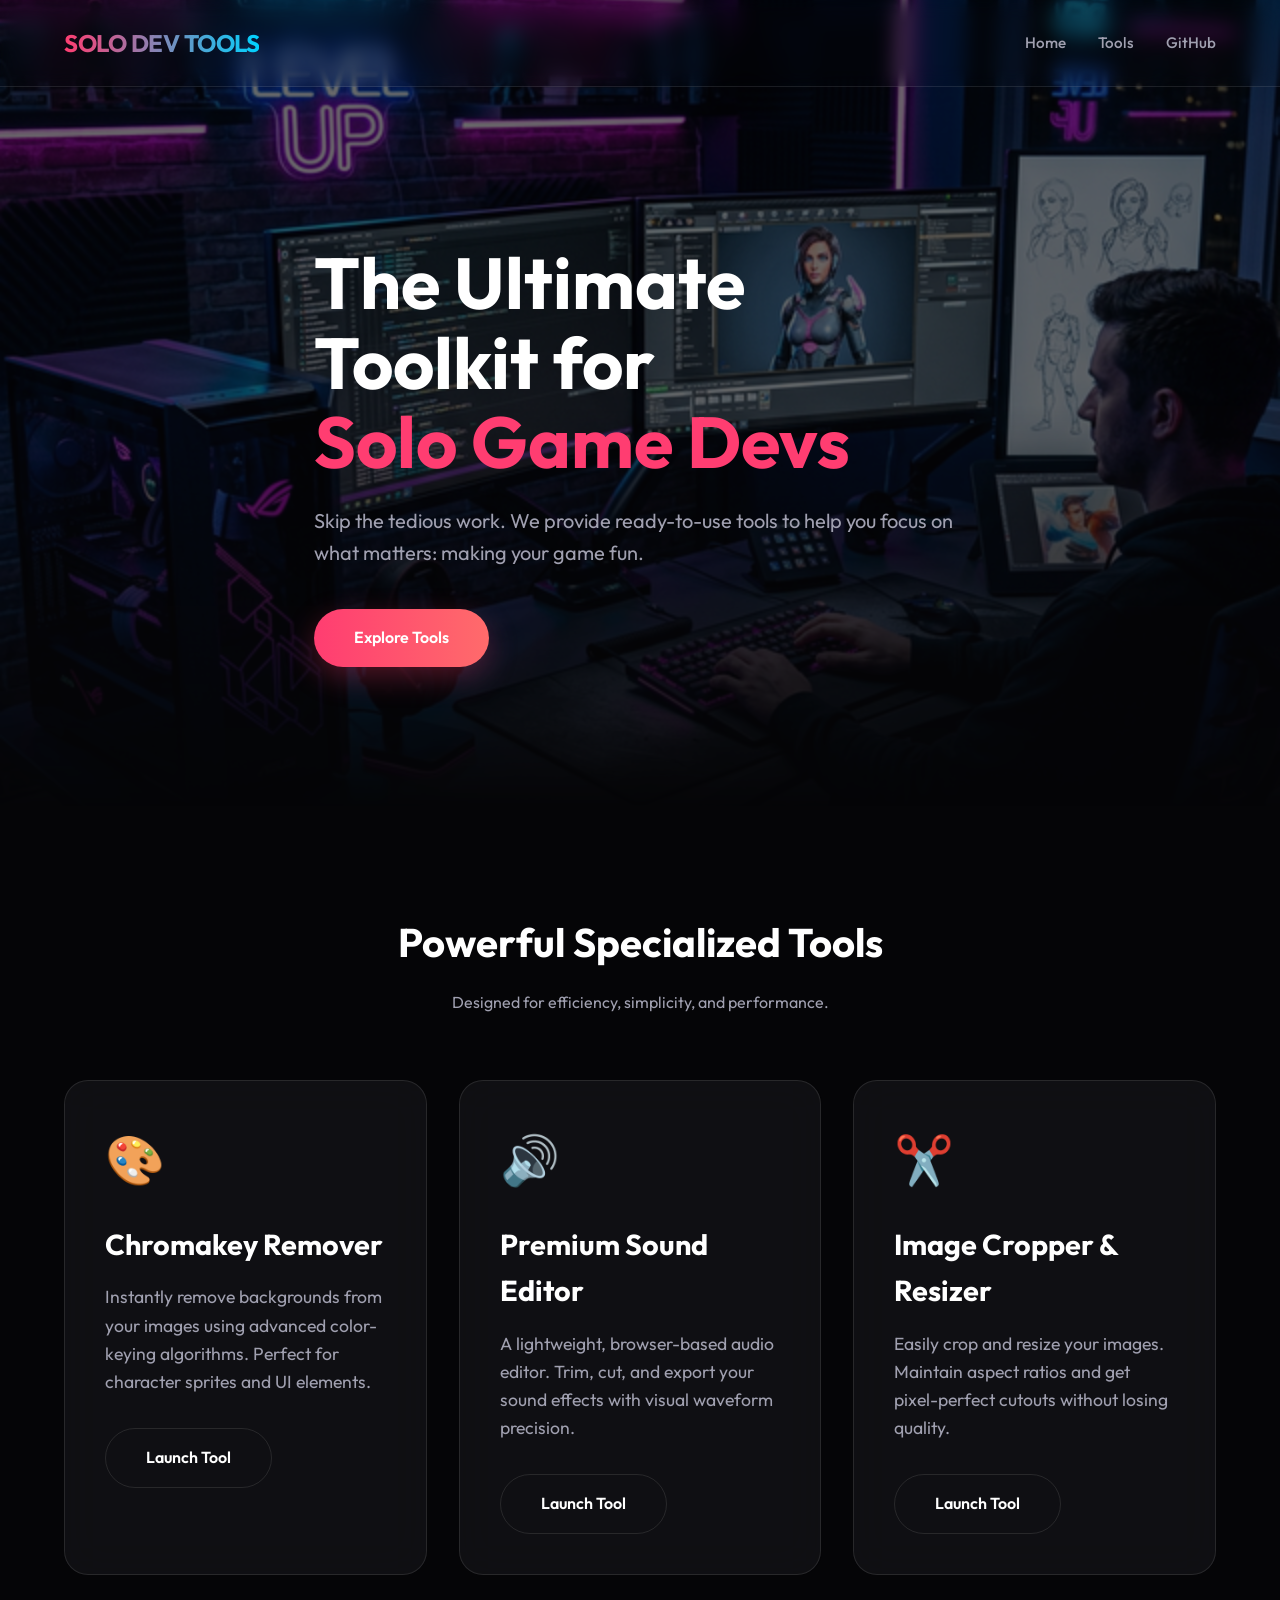
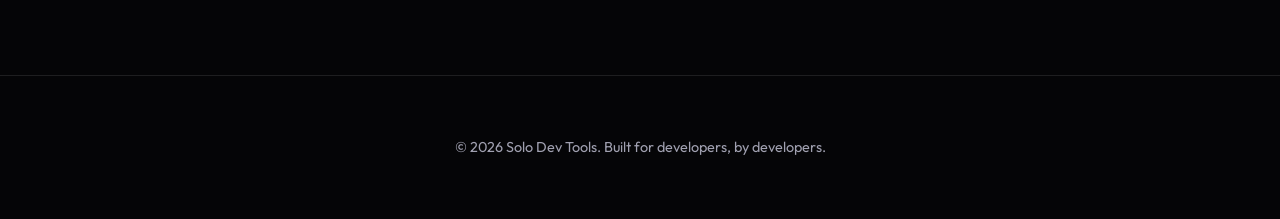
<file: index.html>
<!DOCTYPE html>
<html lang="ko">
<head>
    <meta charset="UTF-8">
    <meta name="viewport" content="width=device-width, initial-scale=1.0">
    <title>Solo Dev Tools | Elevate Your Game Development</title>
    <link rel="stylesheet" href="styles.css">
    <link rel="preconnect" href="https://fonts.googleapis.com">
    <link rel="preconnect" href="https://fonts.gstatic.com" crossorigin>
    <link href="https://fonts.googleapis.com/css2?family=Outfit:wght@300;400;600;700&display=swap" rel="stylesheet">
</head>
<body>
    <nav>
        <div class="container nav-content">
            <div class="logo">SOLO DEV TOOLS</div>
            <div class="nav-links">
                <a href="#home">Home</a>
                <a href="#tools">Tools</a>
                <a href="https://github.com/pdjack/tools" target="_blank">GitHub</a>
            </div>
        </div>
    </nav>

    <section class="hero" id="home">
        <img src="hero.png" alt="Hero Background" class="hero-bg">
        <div class="container hero-content">
            <h1>The Ultimate Toolkit for <span>Solo Game Devs</span></h1>
            <p>Skip the tedious work. We provide ready-to-use tools to help you focus on what matters: making your game fun.</p>
            <a href="#tools" class="btn btn-primary">Explore Tools</a>
        </div>
    </section>

    <section class="tools-section" id="tools">
        <div class="container">
            <div class="section-header">
                <h2>Powerful Specialized Tools</h2>
                <p>Designed for efficiency, simplicity, and performance.</p>
            </div>
            
            <div class="tools-grid">
                <!-- Tool 1: Chromakey Remover -->
                <article class="tool-card">
                    <span class="tool-icon">🎨</span>
                    <h3>Chromakey Remover</h3>
                    <p>Instantly remove backgrounds from your images using advanced color-keying algorithms. Perfect for character sprites and UI elements.</p>
                    <a href="chromakey-remover/index.html" class="btn btn-outline" id="link-chromakey">Launch Tool</a>
                </article>

                <!-- Tool 2: Sound Editor -->
                <article class="tool-card">
                    <span class="tool-icon">🔊</span>
                    <h3>Premium Sound Editor</h3>
                    <p>A lightweight, browser-based audio editor. Trim, cut, and export your sound effects with visual waveform precision.</p>
                    <a href="sound-editor/index.html" class="btn btn-outline" id="link-sound">Launch Tool</a>
                </article>

                <!-- Tool 3: Image Cropper -->
                <article class="tool-card">
                    <span class="tool-icon">✂️</span>
                    <h3>Image Cropper & Resizer</h3>
                    <p>Easily crop and resize your images. Maintain aspect ratios and get pixel-perfect cutouts without losing quality.</p>
                    <a href="image-cropper/index.html" class="btn btn-outline" id="link-cropper">Launch Tool</a>
                </article>
            </div>
        </div>
    </section>

    <footer>
        <div class="container footer-content">
            <p>&copy; 2026 Solo Dev Tools. Built for developers, by developers.</p>
        </div>
    </footer>

    <script>
        // Smooth scroll for anchors
        document.querySelectorAll('a[href^="#"]').forEach(anchor => {
            anchor.addEventListener('click', function (e) {
                e.preventDefault();
                document.querySelector(this.getAttribute('href')).scrollIntoView({
                    behavior: 'smooth'
                });
            });
        });

        // Add scroll class to nav
        window.addEventListener('scroll', () => {
            const nav = document.querySelector('nav');
            if (window.scrollY > 50) {
                nav.style.background = 'rgba(10, 10, 12, 0.9)';
            } else {
                nav.style.background = 'transparent';
            }
        });
    </script>
</body>
</html>
</file>
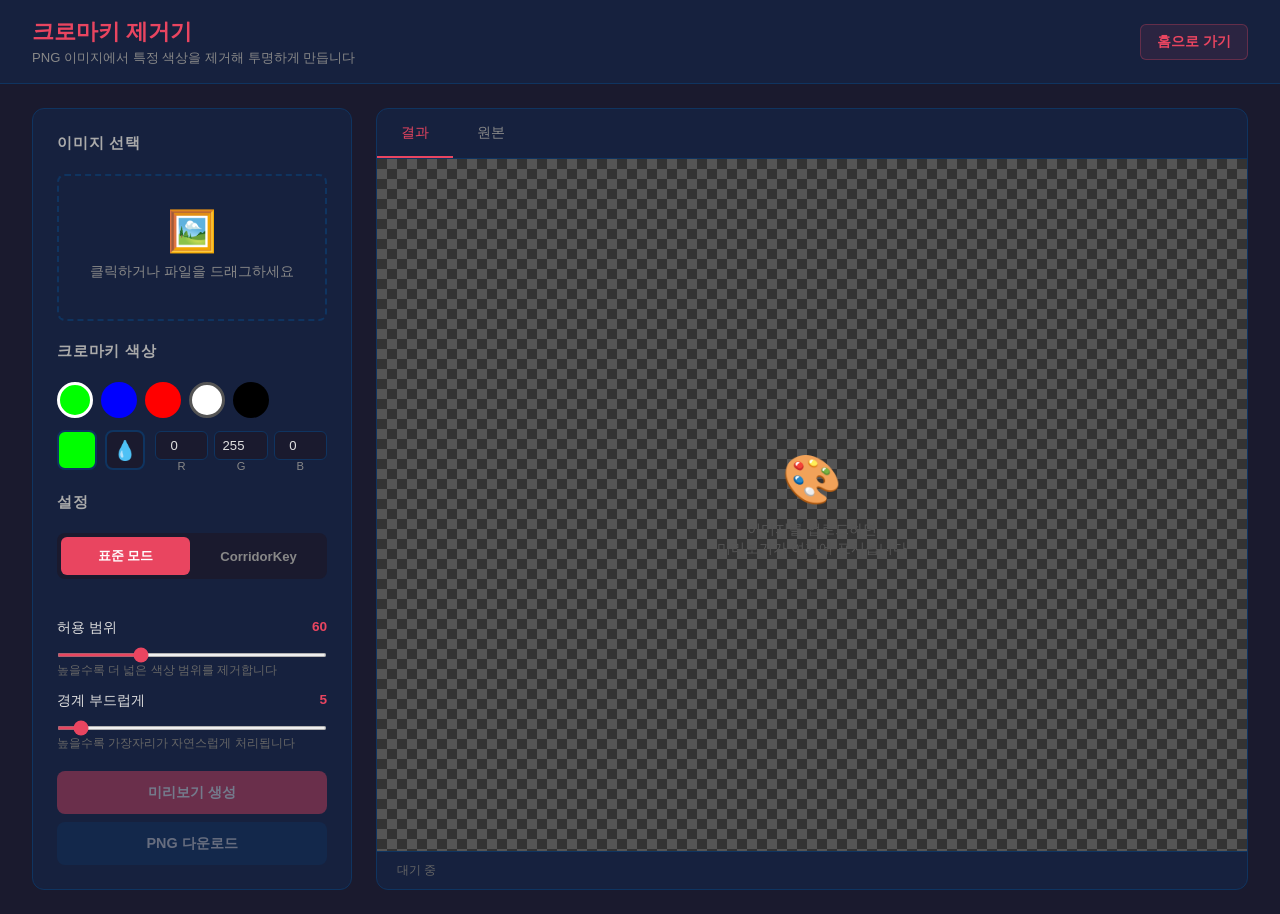
<file: chromakey-remover/index.html>
<!DOCTYPE html>
<html lang="ko">
<head>
<meta charset="UTF-8">
<meta name="viewport" content="width=device-width, initial-scale=1.0">
<title>크로마키 제거기</title>
<style>
  *, *::before, *::after { box-sizing: border-box; margin: 0; padding: 0; }
  body {
    font-family: -apple-system, BlinkMacSystemFont, 'Segoe UI', sans-serif;
    background: #1a1a2e; color: #e0e0e0; min-height: 100vh;
    display: flex; flex-direction: column; align-items: center;
  }
  header {
    width: 100%; padding: 16px 32px;
    background: #16213e;
    border-bottom: 1px solid #0f3460;
    display: flex; justify-content: space-between; align-items: center;
  }
  .nav-home {
    background: rgba(233, 69, 96, 0.1);
    color: #e94560;
    text-decoration: none;
    padding: 8px 16px;
    border-radius: 6px;
    font-size: 0.85rem;
    font-weight: 600;
    border: 1px solid rgba(233, 69, 96, 0.3);
    transition: all 0.2s;
  }
  .nav-home:hover {
    background: #e94560;
    color: #fff;
  }
  .logo-area h1 { font-size: 1.4rem; color: #e94560; }
  .logo-area p { font-size: 0.82rem; color: #888; margin-top: 2px; }

  .container {
    display: grid;
    grid-template-columns: 320px 1fr;
    gap: 24px;
    padding: 24px 32px;
    width: 100%; max-width: 1400px;
  }

  /* ─── 왼쪽 패널 ─── */
  .panel {
    background: #16213e;
    border-radius: 12px;
    padding: 24px;
    border: 1px solid #0f3460;
    display: flex; flex-direction: column; gap: 20px;
    height: fit-content;
  }
  .panel h2 { font-size: 0.95rem; color: #aaa; text-transform: uppercase; letter-spacing: .05em; }

  /* 드롭존 */
  .dropzone {
    border: 2px dashed #0f3460;
    border-radius: 8px;
    padding: 32px 16px;
    text-align: center;
    cursor: pointer;
    transition: border-color .2s, background .2s;
    position: relative;
  }
  .dropzone:hover, .dropzone.drag { border-color: #e94560; background: #1a1a3e; }
  .dropzone input[type=file] {
    position: absolute; inset: 0; opacity: 0; cursor: pointer;
  }
  .dropzone .icon { font-size: 2.5rem; }
  .dropzone p { font-size: 0.85rem; color: #888; margin-top: 8px; }
  .dropzone .filename { color: #e94560; font-size: 0.85rem; margin-top: 6px; word-break: break-all; }

  /* 색상 선택 */
  .color-section { display: flex; flex-direction: column; gap: 12px; }
  .color-presets { display: flex; gap: 8px; flex-wrap: wrap; }
  .preset-btn {
    width: 36px; height: 36px; border-radius: 50%;
    border: 3px solid transparent; cursor: pointer;
    transition: border-color .15s, transform .15s;
  }
  .preset-btn:hover { transform: scale(1.1); }
  .preset-btn.active { border-color: #fff; }

  .color-picker-row {
    display: flex; align-items: center; gap: 10px;
  }
  .btns-row {
    display: flex; gap: 8px; margin-bottom: 2px;
  }
  .btn-eye-dropper {
    width: 40px; height: 40px; border-radius: 8px;
    border: 2px solid #0f3460; background: #1a1a2e;
    color: #888; cursor: pointer; display: flex;
    align-items: center; justify-content: center;
    font-size: 1.2rem; transition: all 0.2s;
  }
  .btn-eye-dropper:hover { border-color: #e94560; color: #e94560; }
  .btn-eye-dropper.active { background: #e94560; color: #fff; border-color: #e94560; }
  
  .color-preview {
    width: 40px; height: 40px; border-radius: 8px;
    border: 2px solid #0f3460; flex-shrink: 0;
    cursor: pointer; position: relative; overflow: hidden;
  }
  .color-preview input[type=color] {
    position: absolute; inset: -4px; opacity: 0; cursor: pointer; width: 120%; height: 120%;
  }
  .rgb-inputs { display: flex; gap: 6px; flex: 1; }
  .rgb-inputs input {
    width: 100%; padding: 6px; border-radius: 6px;
    border: 1px solid #0f3460; background: #1a1a2e;
    color: #e0e0e0; text-align: center; font-size: 0.82rem;
  }
  .rgb-labels { display: flex; gap: 6px; }
  .rgb-labels span { flex: 1; text-align: center; font-size: 0.7rem; color: #888; }

  /* 슬라이더 */
  .slider-group { display: flex; flex-direction: column; gap: 14px; }
  .slider-item label {
    display: flex; justify-content: space-between; font-size: 0.85rem; margin-bottom: 6px;
  }
  .slider-item label span { color: #e94560; font-weight: 600; }
  input[type=range] {
    width: 100%; accent-color: #e94560; height: 4px;
  }
  .slider-desc { font-size: 0.72rem; color: #666; margin-top: 2px; }

  /* 버튼 */
  .btn-group { display: flex; flex-direction: column; gap: 8px; }
  .btn {
    padding: 12px; border-radius: 8px; border: none;
    font-size: 0.9rem; font-weight: 600; cursor: pointer;
    transition: opacity .15s, transform .1s;
  }
  .btn:active { transform: scale(.97); }
  .btn:disabled { opacity: .4; cursor: not-allowed; }
  .btn-primary { background: #e94560; color: #fff; }
  .btn-secondary { background: #0f3460; color: #e0e0e0; }
  .btn-primary:hover:not(:disabled) { opacity: .85; }
  .btn-secondary:hover:not(:disabled) { opacity: .75; }

  /* ─── 오른쪽 프리뷰 ─── */
  .preview-panel {
    background: #16213e;
    border-radius: 12px;
    border: 1px solid #0f3460;
    display: flex; flex-direction: column;
    min-height: 480px; overflow: hidden;
  }
  .preview-tabs {
    display: flex; border-bottom: 1px solid #0f3460;
  }
  .tab-btn {
    padding: 14px 24px; border: none; background: none;
    color: #888; cursor: pointer; font-size: 0.88rem;
    border-bottom: 2px solid transparent; transition: color .15s;
  }
  .tab-btn.active { color: #e94560; border-bottom-color: #e94560; }
  .tab-btn:hover:not(.active) { color: #ccc; }

  .preview-content {
    flex: 1; display: flex; align-items: center; justify-content: center;
    padding: 24px; position: relative;
  }
  /* 체커보드 배경 (투명도 표시) */
  .checker {
    background-image:
      linear-gradient(45deg, #555 25%, transparent 25%),
      linear-gradient(-45deg, #555 25%, transparent 25%),
      linear-gradient(45deg, transparent 75%, #555 75%),
      linear-gradient(-45deg, transparent 75%, #555 75%);
    background-size: 20px 20px;
    background-position: 0 0, 0 10px, 10px -10px, -10px 0px;
    background-color: #333;
  }
  .preview-area {
    width: 100%; height: 100%;
    display: flex; align-items: center; justify-content: center;
    border-radius: 8px; overflow: hidden;
  }
  .preview-area img {
    max-width: 100%; max-height: 480px;
    object-fit: contain; border-radius: 4px;
  }
  .placeholder {
    text-align: center; color: #555;
  }
  .placeholder .icon { font-size: 3rem; }
  .placeholder p { margin-top: 12px; font-size: 0.9rem; }

  .status-bar {
    padding: 10px 20px;
    border-top: 1px solid #0f3460;
    font-size: 0.78rem; color: #666;
    display: flex; justify-content: space-between;
  }
  .status-bar .status-text { }
  .spinner {
    display: inline-block; width: 14px; height: 14px;
    border: 2px solid #444; border-top-color: #e94560;
    border-radius: 50%; animation: spin .7s linear infinite;
    vertical-align: middle; margin-right: 6px;
  }
  @keyframes spin { to { transform: rotate(360deg); } }

  /* 모드 선택 */
  .mode-select {
    display: flex; gap: 4px; background: #1a1a2e; padding: 4px; border-radius: 8px; margin-bottom: 20px;
  }
  .mode-btn {
    flex: 1; padding: 10px; border: none; background: none; color: #888; cursor: pointer;
    font-size: 0.82rem; font-weight: 600; border-radius: 6px; transition: all 0.2s;
  }
  .mode-btn.active { background: #e94560; color: #fff; }

  #standardControls, #corridorControls {
    display: flex; flex-direction: column; gap: 14px;
  }
  .hidden { display: none !important; }
</style>
</head>
<body>
<header>
  <div class="logo-area">
    <h1>크로마키 제거기</h1>
    <p>PNG 이미지에서 특정 색상을 제거해 투명하게 만듭니다</p>
  </div>
  <a href="/" class="nav-home">홈으로 가기</a>
</header>

<div class="container">
  <!-- 왼쪽 패널 -->
  <div class="panel">
    <h2>이미지 선택</h2>
    <div class="dropzone" id="dropzone">
      <input type="file" id="fileInput" accept="image/*">
      <div class="icon">🖼️</div>
      <p>클릭하거나 파일을 드래그하세요</p>
      <div class="filename" id="filename"></div>
    </div>

    <h2>크로마키 색상</h2>
    <div class="color-section">
      <div class="color-presets">
        <button class="preset-btn active" style="background:#00ff00" data-rgb="0,255,0" title="초록"></button>
        <button class="preset-btn" style="background:#0000ff" data-rgb="0,0,255" title="파랑"></button>
        <button class="preset-btn" style="background:#ff0000" data-rgb="255,0,0" title="빨강"></button>
        <button class="preset-btn" style="background:#ffffff;border-color:#555" data-rgb="255,255,255" title="흰색"></button>
        <button class="preset-btn" style="background:#000000" data-rgb="0,0,0" title="검정"></button>
      </div>
      <div class="color-picker-row">
        <div class="btns-row">
          <div class="color-preview" id="colorPreview" style="background:#00ff00">
            <input type="color" id="colorPicker" value="#00ff00">
          </div>
          <button class="btn-eye-dropper" id="eyeDropperBtn" title="이미지에서 색상 추출 (스포이드)">
            💧
          </button>
        </div>
        <div style="flex:1">
          <div class="rgb-inputs">
            <input type="number" id="rVal" min="0" max="255" value="0">
            <input type="number" id="gVal" min="0" max="255" value="255">
            <input type="number" id="bVal" min="0" max="255" value="0">
          </div>
          <div class="rgb-labels">
            <span>R</span><span>G</span><span>B</span>
          </div>
        </div>
      </div>
    </div>

    <h2>설정</h2>
    <div class="mode-select">
      <button class="mode-btn active" data-mode="standard">표준 모드</button>
      <button class="mode-btn" data-mode="corridorkey">CorridorKey</button>
    </div>

    <!-- 표준 설정 -->
    <div id="standardControls">
      <div class="slider-item">
        <label>허용 범위 <span id="tolVal">60</span></label>
        <input type="range" id="tolerance" min="0" max="200" value="60">
        <div class="slider-desc">높을수록 더 넓은 색상 범위를 제거합니다</div>
      </div>
      <div class="slider-item">
        <label>경계 부드럽게 <span id="featherVal">5</span></label>
        <input type="range" id="feather" min="0" max="80" value="5">
        <div class="slider-desc">높을수록 가장자리가 자연스럽게 처리됩니다</div>
      </div>
    </div>

    <!-- CorridorKey 설정 -->
    <div id="corridorControls" class="hidden">
      <div class="slider-item">
        <label>강도 (Gain) <span id="gainVal">1.5</span></label>
        <input type="range" id="gain" min="0" max="40" step="0.1" value="1.5">
        <div class="slider-desc">매트의 강도를 조절합니다</div>
      </div>
      <div class="slider-item">
        <label>블랙 포인트 <span id="blackVal">0.0</span></label>
        <input type="range" id="blackPoint" min="-1" max="1" step="0.05" value="0.0">
        <div class="slider-desc">배경의 불투명도를 미세 조정합니다</div>
      </div>
      <div class="slider-item">
        <label>Despill (색상 교정) <span id="despillVal">1.0</span></label>
        <input type="range" id="despill" min="0" max="2" step="0.05" value="1.0">
        <div class="slider-desc">초록색 번짐 현상을 억제합니다</div>
      </div>
    </div>

    <div class="btn-group">
      <button class="btn btn-primary" id="previewBtn" disabled>미리보기 생성</button>
      <button class="btn btn-secondary" id="downloadBtn" disabled>PNG 다운로드</button>
    </div>
  </div>

  <!-- 오른쪽 프리뷰 -->
  <div class="preview-panel">
    <div class="preview-tabs">
      <button class="tab-btn active" data-tab="result">결과</button>
      <button class="tab-btn" data-tab="original">원본</button>
    </div>
    <div class="preview-content checker" id="previewContent">
      <div class="preview-area">
        <div class="placeholder" id="placeholder">
          <div class="icon">🎨</div>
          <p>이미지를 업로드하면<br>미리보기가 여기에 표시됩니다</p>
        </div>
        <img id="previewImg" style="display:none">
      </div>
    </div>
    <div class="status-bar">
      <span class="status-text" id="statusText">대기 중</span>
      <span id="imgInfo"></span>
    </div>
  </div>
</div>

<script>
  let currentFile = null;
  let originalSrc = null;
  let currentTab = 'result';

  const fileInput = document.getElementById('fileInput');
  const dropzone = document.getElementById('dropzone');
  const filename = document.getElementById('filename');
  const previewBtn = document.getElementById('previewBtn');
  const downloadBtn = document.getElementById('downloadBtn');
  const previewImg = document.getElementById('previewImg');
  const placeholder = document.getElementById('placeholder');
  const statusText = document.getElementById('statusText');
  const imgInfo = document.getElementById('imgInfo');
  const colorPicker = document.getElementById('colorPicker');
  const colorPreview = document.getElementById('colorPreview');
  const eyeDropperBtn = document.getElementById('eyeDropperBtn');
  const rVal = document.getElementById('rVal');
  const gVal = document.getElementById('gVal');
  const bVal = document.getElementById('bVal');
  const tolerance = document.getElementById('tolerance');
  const feather = document.getElementById('feather');
  const gain = document.getElementById('gain');
  const blackPoint = document.getElementById('blackPoint');
  const despill = document.getElementById('despill');
  
  let currentMode = 'standard';
  let isEyeDropping = false;

  // 스포이드 활성화
  eyeDropperBtn.addEventListener('click', () => {
    if (!currentFile) return;
    isEyeDropping = !isEyeDropping;
    eyeDropperBtn.classList.toggle('active', isEyeDropping);
    previewImg.style.cursor = isEyeDropping ? 'crosshair' : '';
    
    if (isEyeDropping && currentTab !== 'original') {
        const originalTabBtn = document.querySelector('.tab-btn[data-tab="original"]');
        originalTabBtn.click();
    }
    
    if (isEyeDropping) {
        statusText.textContent = '이미지에서 색상을 클릭하여 추출하세요';
    } else {
        statusText.textContent = '스포이드 종료';
    }
  });

  // 이미지 클릭 - 색상 추출
  previewImg.addEventListener('click', (e) => {
    if (!isEyeDropping || !originalSrc) return;
    
    const rect = previewImg.getBoundingClientRect();
    const x = ((e.clientX - rect.left) / rect.width) * previewImg.naturalWidth;
    const y = ((e.clientY - rect.top) / rect.height) * previewImg.naturalHeight;
    
    const canvas = document.createElement('canvas');
    canvas.width = previewImg.naturalWidth;
    canvas.height = previewImg.naturalHeight;
    const ctx = canvas.getContext('2d');
    ctx.drawImage(previewImg, 0, 0);
    
    const pixel = ctx.getImageData(x, y, 1, 1).data;
    rVal.value = pixel[0];
    gVal.value = pixel[1];
    bVal.value = pixel[2];
    
    updateColorFromRGB();
    
    // 추출 후 자동 종료 및 미리보기
    isEyeDropping = false;
    eyeDropperBtn.classList.remove('active');
    previewImg.style.cursor = '';
    
    const resultTabBtn = document.querySelector('.tab-btn[data-tab="result"]');
    resultTabBtn.click();
    previewBtn.click();
  });

  // 모드 전환
  document.querySelectorAll('.mode-btn').forEach(btn => {
    btn.addEventListener('click', () => {
      document.querySelectorAll('.mode-btn').forEach(b => b.classList.remove('active'));
      btn.classList.add('active');
      currentMode = btn.dataset.mode;
      
      const std = document.getElementById('standardControls');
      const corr = document.getElementById('corridorControls');
      if (currentMode === 'corridorkey') {
        std.classList.add('hidden');
        corr.classList.remove('hidden');
      } else {
        std.classList.remove('hidden');
        corr.classList.add('hidden');
      }
    });
  });

  // 드래그앤드롭
  dropzone.addEventListener('dragover', e => { e.preventDefault(); dropzone.classList.add('drag'); });
  dropzone.addEventListener('dragleave', () => dropzone.classList.remove('drag'));
  dropzone.addEventListener('drop', e => {
    e.preventDefault(); dropzone.classList.remove('drag');
    const file = e.dataTransfer.files[0];
    if (file) handleFile(file);
  });

  fileInput.addEventListener('change', () => {
    if (fileInput.files[0]) handleFile(fileInput.files[0]);
  });

  function handleFile(file) {
    currentFile = file;
    filename.textContent = file.name;
    previewBtn.disabled = false;

    const reader = new FileReader();
    reader.onload = e => {
      originalSrc = e.target.result;
      if (currentTab === 'original') showOriginal();
      else showPlaceholder();
    };
    reader.readAsDataURL(file);
    statusText.textContent = '파일 로드됨: ' + file.name;
    imgInfo.textContent = (file.size / 1024).toFixed(1) + ' KB';
  }

  // 색상 동기화
  function updateColorFromRGB() {
    const r = parseInt(rVal.value) || 0;
    const g = parseInt(gVal.value) || 0;
    const b = parseInt(bVal.value) || 0;
    const hex = '#' + [r, g, b].map(v => Math.min(255, Math.max(0, v)).toString(16).padStart(2, '0')).join('');
    colorPicker.value = hex;
    colorPreview.style.background = hex;
    document.querySelectorAll('.preset-btn').forEach(btn => btn.classList.remove('active'));
  }

  function updateColorFromHex(hex) {
    const r = parseInt(hex.slice(1, 3), 16);
    const g = parseInt(hex.slice(3, 5), 16);
    const b = parseInt(hex.slice(5, 7), 16);
    rVal.value = r; gVal.value = g; bVal.value = b;
    colorPreview.style.background = hex;
  }

  [rVal, gVal, bVal].forEach(el => el.addEventListener('input', updateColorFromRGB));
  colorPicker.addEventListener('input', e => {
    updateColorFromHex(e.target.value);
    document.querySelectorAll('.preset-btn').forEach(btn => btn.classList.remove('active'));
  });

  document.querySelectorAll('.preset-btn').forEach(btn => {
    btn.addEventListener('click', () => {
      const [r, g, b] = btn.dataset.rgb.split(',').map(Number);
      rVal.value = r; gVal.value = g; bVal.value = b;
      updateColorFromRGB();
      btn.classList.add('active');
      colorPicker.value = colorPreview.style.background;
    });
  });

  // 슬라이더
  tolerance.addEventListener('input', () => document.getElementById('tolVal').textContent = tolerance.value);
  feather.addEventListener('input', () => document.getElementById('featherVal').textContent = feather.value);
  gain.addEventListener('input', () => document.getElementById('gainVal').textContent = gain.value);
  blackPoint.addEventListener('input', () => document.getElementById('blackVal').textContent = blackPoint.value);
  despill.addEventListener('input', () => document.getElementById('despillVal').textContent = despill.value);

  // 탭 전환
  document.querySelectorAll('.tab-btn').forEach(btn => {
    btn.addEventListener('click', () => {
      document.querySelectorAll('.tab-btn').forEach(b => b.classList.remove('active'));
      btn.classList.add('active');
      currentTab = btn.dataset.tab;
      if (currentTab === 'original') showOriginal();
      else if (previewImg.dataset.result) showResult();
      else showPlaceholder();
    });
  });

  function showOriginal() {
    if (!originalSrc) return;
    previewImg.src = originalSrc;
    previewImg.style.display = '';
    placeholder.style.display = 'none';
  }
  function showResult() {
    previewImg.src = previewImg.dataset.result;
    previewImg.style.display = '';
    placeholder.style.display = 'none';
  }
  function showPlaceholder() {
    previewImg.style.display = 'none';
    placeholder.style.display = '';
  }

  // 미리보기
  previewBtn.addEventListener('click', async () => {
    if (!currentFile) return;
    setLoading(true, '처리 중...');
    const form = buildFormData();
    try {
      const res = await fetch('/preview', { method: 'POST', body: form });
      const data = await res.json();
      if (data.error) { statusText.textContent = '오류: ' + data.error; return; }
      previewImg.dataset.result = data.image;
      if (currentTab === 'result') showResult();
      downloadBtn.disabled = false;
      statusText.textContent = '미리보기 완료';
    } catch (e) {
      statusText.textContent = '오류: ' + e.message;
    } finally {
      setLoading(false);
    }
  });

  // 다운로드
  downloadBtn.addEventListener('click', async () => {
    if (!currentFile) return;
    setLoading(true, '다운로드 준비 중...');
    const form = buildFormData();
    try {
      const res = await fetch('/download', { method: 'POST', body: form });
      if (!res.ok) { statusText.textContent = '다운로드 오류'; return; }
      const blob = await res.blob();
      const url = URL.createObjectURL(blob);
      const a = document.createElement('a');
      const base = currentFile.name.replace(/\.[^.]+$/, '');
      a.href = url; a.download = base + '_transparent.png';
      a.click(); URL.revokeObjectURL(url);
      statusText.textContent = '다운로드 완료';
    } catch (e) {
      statusText.textContent = '오류: ' + e.message;
    } finally {
      setLoading(false);
    }
  });

  function buildFormData() {
    const form = new FormData();
    form.append('image', currentFile);
    form.append('mode', currentMode);
    form.append('r', rVal.value);
    form.append('g', gVal.value);
    form.append('b', bVal.value);
    
    if (currentMode === 'corridorkey') {
      form.append('gain', gain.value);
      form.append('black_point', blackPoint.value);
      form.append('despill', despill.value);
    } else {
      form.append('tolerance', tolerance.value);
      form.append('feather', feather.value);
    }
    return form;
  }

  function setLoading(on, msg = '') {
    previewBtn.disabled = on;
    statusText.innerHTML = on ? `<span class="spinner"></span>${msg}` : statusText.textContent;
    if (!on) previewBtn.disabled = !currentFile;
  }
</script>
</body>
</html>
</file>
<file: styles.css>
:root {
    --bg-color: #050507;
    --card-bg: rgba(20, 20, 25, 0.7);
    --glass-border: rgba(255, 255, 255, 0.1);
    --accent-primary: #ff3d71;
    --accent-secondary: #00d2ff;
    --text-main: #ffffff;
    --text-muted: #a0a0b0;
    --gradient-hero: linear-gradient(135deg, rgba(255, 61, 113, 0.2) 0%, rgba(0, 210, 255, 0.2) 100%);
    --font-family: 'Outfit', -apple-system, BlinkMacSystemFont, 'Segoe UI', Roboto, sans-serif;
}

* {
    margin: 0;
    padding: 0;
    box-sizing: border-box;
}

body {
    background-color: var(--bg-color);
    color: var(--text-main);
    font-family: var(--font-family);
    line-height: 1.6;
    overflow-x: hidden;
}

/* Scrollbar */
::-webkit-scrollbar {
    width: 6px;
}
::-webkit-scrollbar-track {
    background: #0a0a0c;
}
::-webkit-scrollbar-thumb {
    background: #333;
    border-radius: 10px;
}
::-webkit-scrollbar-thumb:hover {
    background: var(--accent-primary);
}

/* Layout */
.container {
    max-width: 1200px;
    margin: 0 auto;
    padding: 0 24px;
}

/* Navbar */
nav {
    position: fixed;
    top: 0;
    width: 100%;
    z-index: 1000;
    backdrop-filter: blur(10px);
    border-bottom: 1px solid var(--glass-border);
    padding: 1.5rem 0;
}

.nav-content {
    display: flex;
    justify-content: space-between;
    align-items: center;
}

.logo {
    font-size: 1.5rem;
    font-weight: 700;
    background: linear-gradient(90deg, var(--accent-primary), var(--accent-secondary));
    -webkit-background-clip: text;
    -webkit-text-fill-color: transparent;
    letter-spacing: -0.5px;
}

.nav-links {
    display: flex;
    gap: 2rem;
}

.nav-links a {
    color: var(--text-muted);
    text-decoration: none;
    font-size: 0.95rem;
    font-weight: 500;
    transition: color 0.3s ease;
}

.nav-links a:hover {
    color: var(--text-main);
}

/* Hero Section */
.hero {
    position: relative;
    padding: 200px 0 100px;
    min-height: 90vh;
    display: flex;
    align-items: center;
    overflow: hidden;
}

.hero-bg {
    position: absolute;
    top: 0;
    left: 0;
    width: 100%;
    height: 100%;
    z-index: -1;
    object-fit: cover;
    opacity: 0.4;
    mask-image: linear-gradient(to bottom, black 50%, transparent 100%);
}

.hero-content {
    max-width: 700px;
    animation: fadeInUp 1s ease-out;
}

.hero h1 {
    font-size: 4.5rem;
    line-height: 1.1;
    margin-bottom: 1.5rem;
    font-weight: 700;
}

.hero h1 span {
    display: block;
    color: var(--accent-primary);
}

.hero p {
    font-size: 1.25rem;
    color: var(--text-muted);
    margin-bottom: 2.5rem;
}

.btn {
    display: inline-block;
    padding: 1rem 2.5rem;
    border-radius: 50px;
    font-weight: 600;
    text-decoration: none;
    transition: all 0.3s cubic-bezier(0.175, 0.885, 0.32, 1.275);
    cursor: pointer;
    border: none;
}

.btn-primary {
    background: linear-gradient(90deg, var(--accent-primary), #ff6b6b);
    color: white;
    box-shadow: 0 10px 30px rgba(255, 61, 113, 0.3);
}

.btn-primary:hover {
    transform: translateY(-3px);
    box-shadow: 0 15px 40px rgba(255, 61, 113, 0.5);
}

/* Tools Section */
.tools-section {
    padding: 100px 0;
}

.section-header {
    text-align: center;
    margin-bottom: 4rem;
}

.section-header h2 {
    font-size: 2.5rem;
    margin-bottom: 1rem;
}

.section-header p {
    color: var(--text-muted);
    max-width: 600px;
    margin: 0 auto;
}

.tools-grid {
    display: grid;
    grid-template-columns: repeat(auto-fit, minmax(350px, 1fr));
    gap: 2rem;
}

.tool-card {
    background: var(--card-bg);
    border: 1px solid var(--glass-border);
    border-radius: 24px;
    padding: 2.5rem;
    transition: all 0.4s ease;
    position: relative;
    overflow: hidden;
    backdrop-filter: blur(20px);
}

.tool-card:hover {
    transform: translateY(-10px);
    border-color: rgba(255, 255, 255, 0.3);
    box-shadow: 0 20px 40px rgba(0, 0, 0, 0.4);
}

.tool-icon {
    font-size: 3rem;
    margin-bottom: 1.5rem;
    display: block;
}

.tool-card h3 {
    font-size: 1.8rem;
    margin-bottom: 1rem;
}

.tool-card p {
    color: var(--text-muted);
    margin-bottom: 2rem;
    font-size: 1.1rem;
}

.tool-card .btn-outline {
    border: 1px solid var(--glass-border);
    color: var(--text-main);
}

.tool-card .btn-outline:hover {
    background: white;
    color: black;
}

/* Footer */
footer {
    padding: 60px 0;
    border-top: 1px solid var(--glass-border);
    text-align: center;
}

.footer-content p {
    color: var(--text-muted);
    font-size: 0.9rem;
}

/* Animations */
@keyframes fadeInUp {
    from {
        opacity: 0;
        transform: translateY(30px);
    }
    to {
        opacity: 1;
        transform: translateY(0);
    }
}

/* Responsive */
@media (max-width: 768px) {
    .hero h1 {
        font-size: 3rem;
    }
    .tools-grid {
        grid-template-columns: 1fr;
    }
}
</file>
